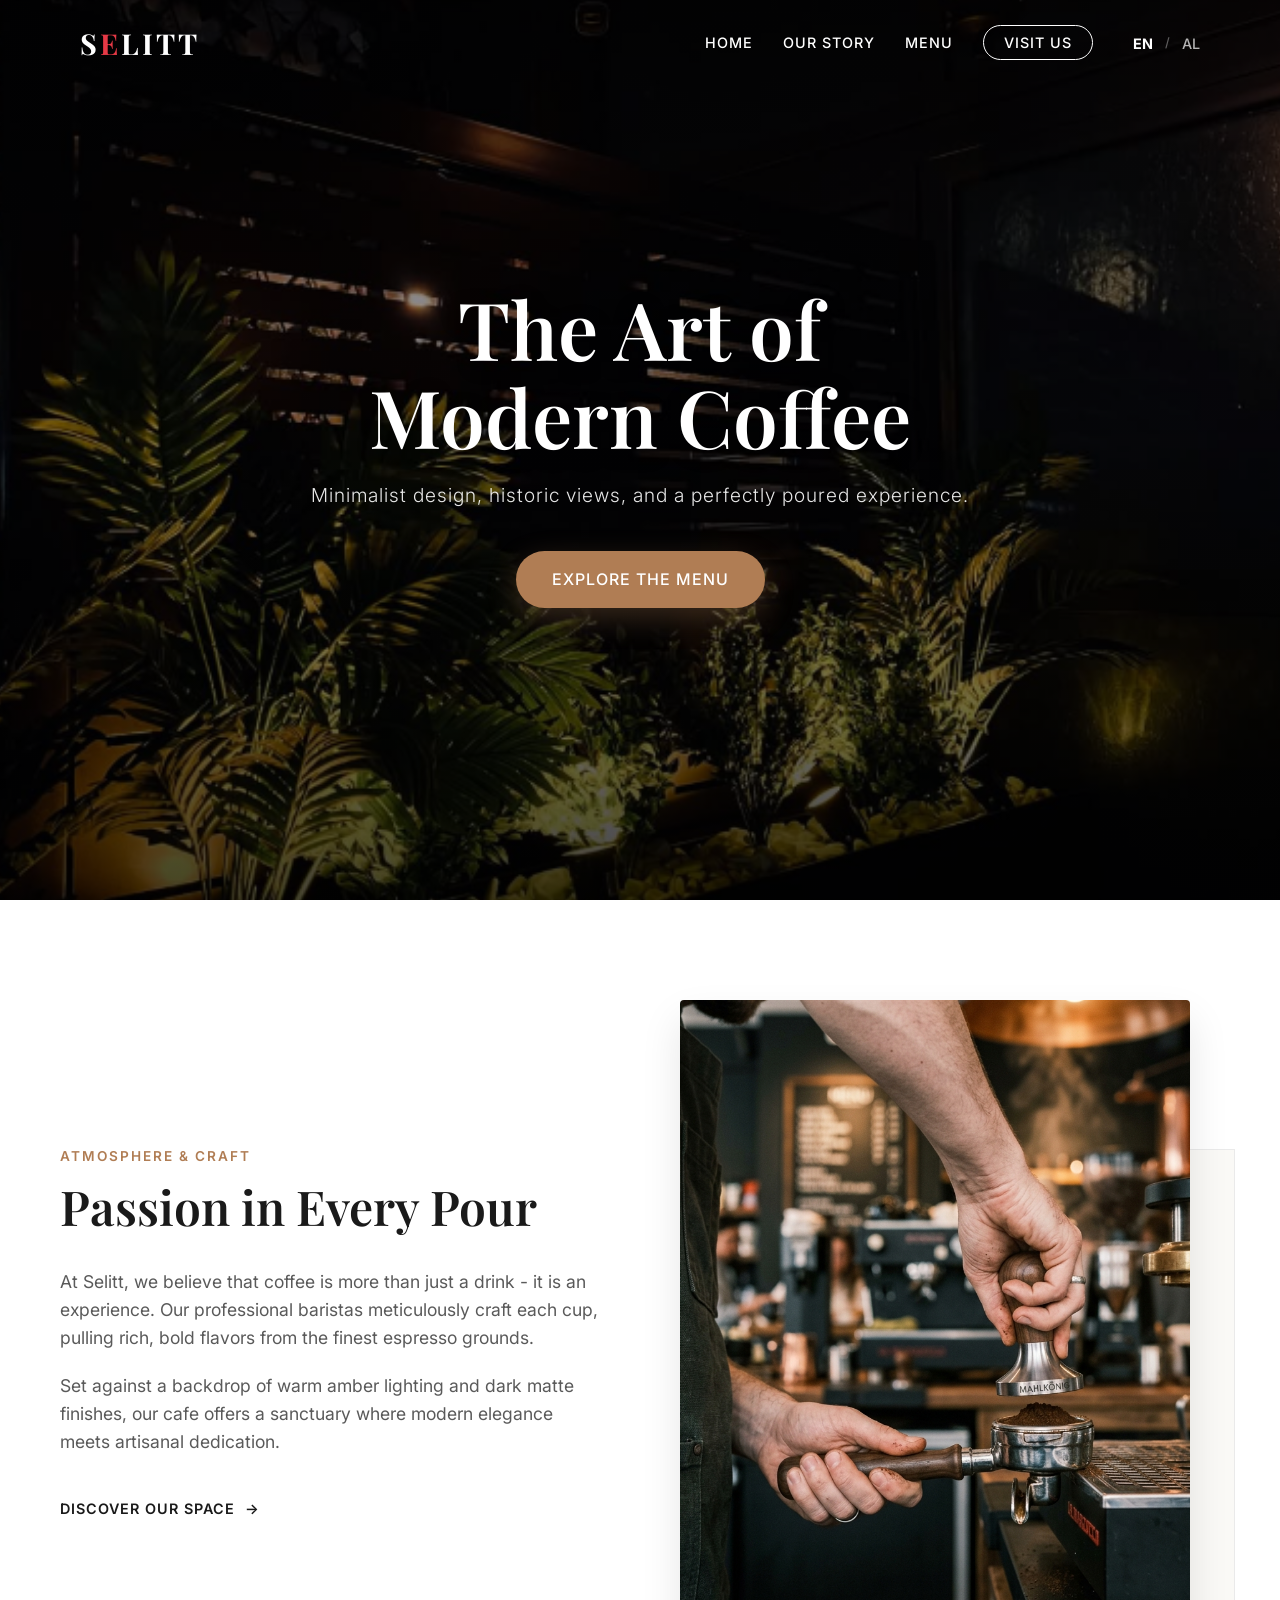
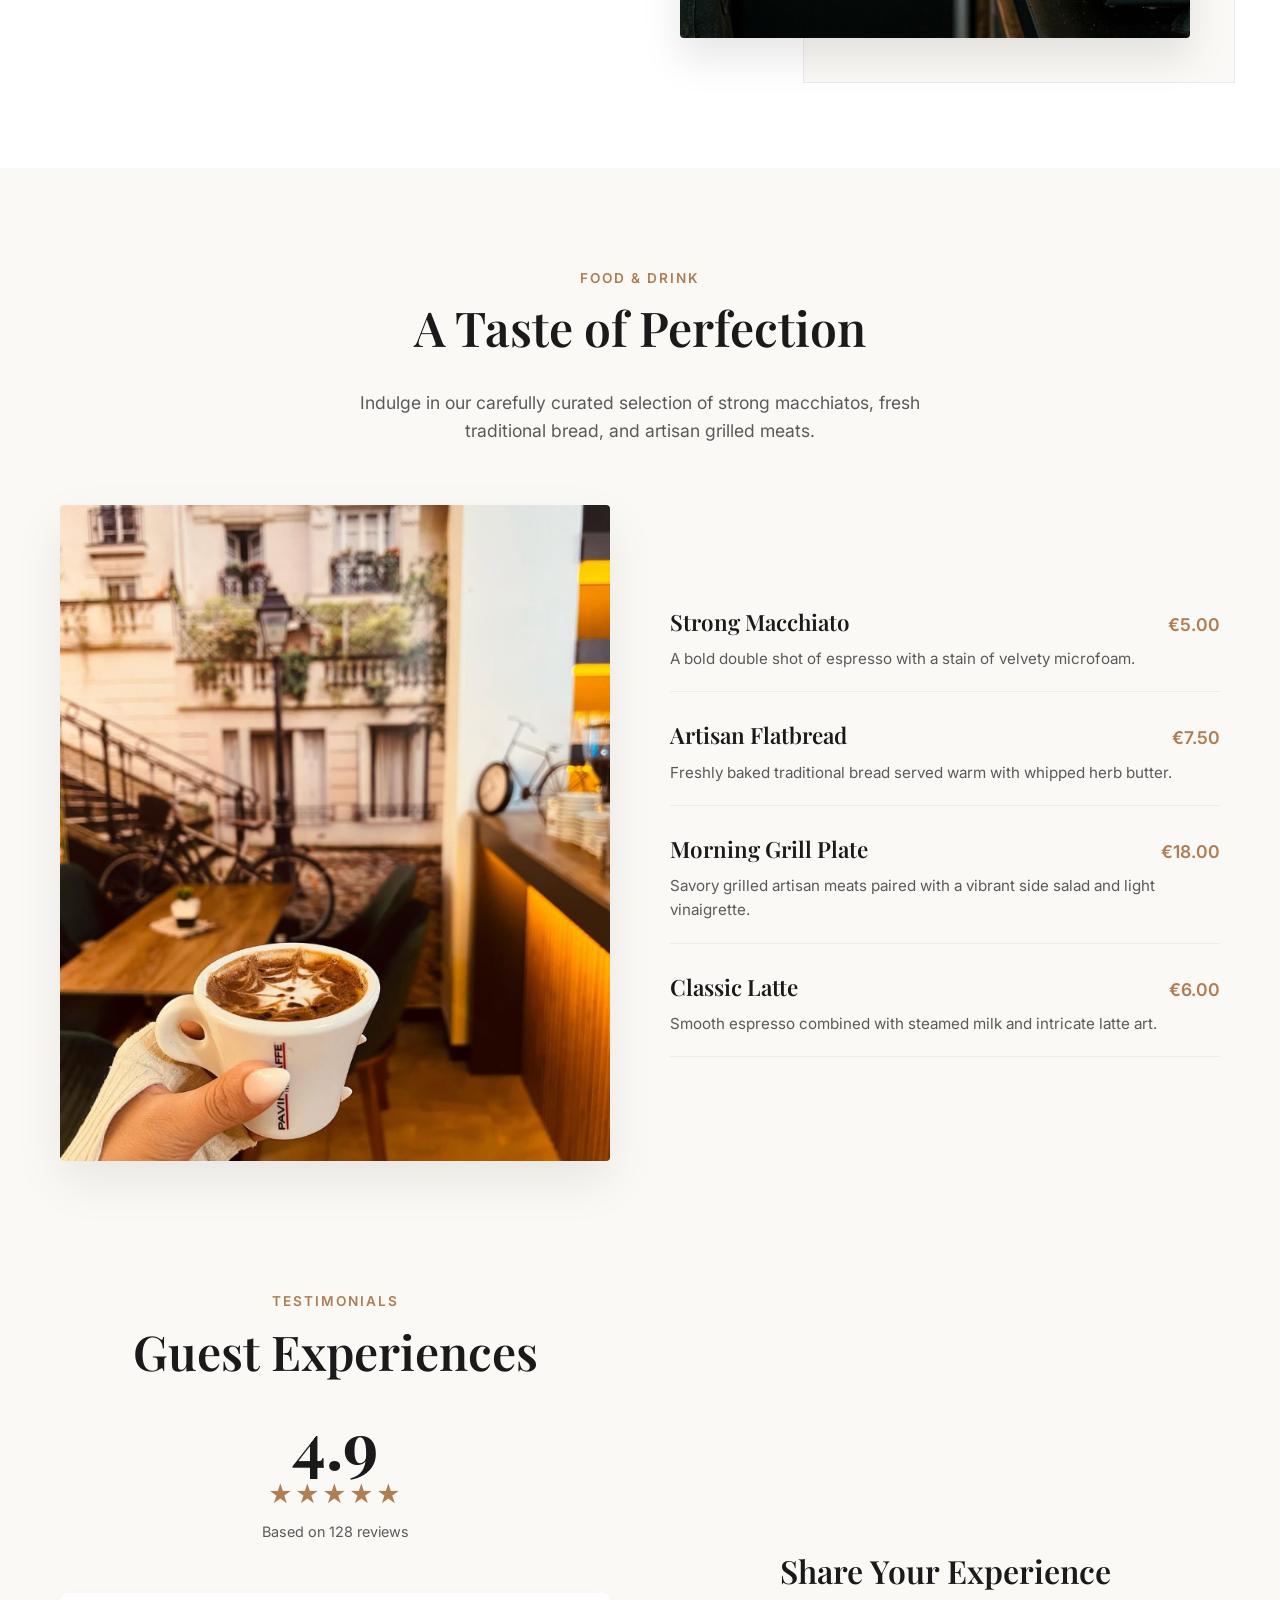
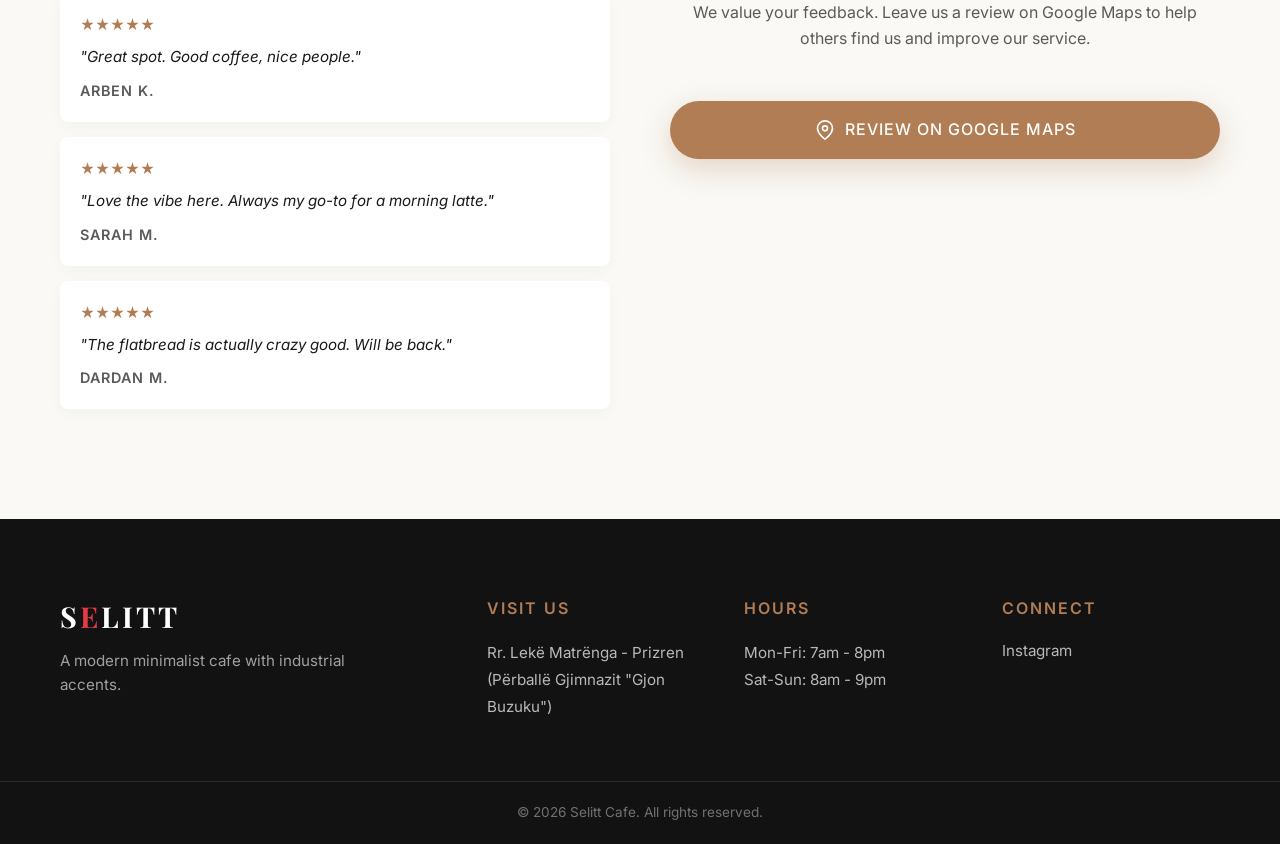
<file: index.html>
<!DOCTYPE html>
<html lang="en">

<head>
    <meta charset="UTF-8">
    <meta name="viewport" content="width=device-width, initial-scale=1.0">
    <title>Selitt Cafe | Modern Coffee & Dining</title>
    <meta name="description" content="Experience high-end coffee and artisan food at Selitt Cafe.">
    <!-- Favicon -->
    <link rel="icon" href="assets/logo.jpg" type="image/jpeg">
    <!-- Google Fonts -->
    <link rel="preconnect" href="https://fonts.googleapis.com">
    <link rel="preconnect" href="https://fonts.gstatic.com" crossorigin>
    <link
        href="https://fonts.googleapis.com/css2?family=Playfair+Display:wght@400;600;700&family=Inter:wght@300;400;500;600&display=swap"
        rel="stylesheet">
    <!-- Styles -->
    <link rel="stylesheet" href="styles.css">
</head>

<body>

    <!-- Navigation -->
    <nav class="navbar" id="navbar">
        <div class="nav-container">
            <a href="#" class="logo">S<span class="logo-accent">E</span>LITT</a>
            <ul class="nav-links">
                <li><a href="#home" data-i18n="navHome">Home</a></li>
                <li><a href="#story" data-i18n="navStory">Our Story</a></li>
                <li><a href="#menu" data-i18n="navMenu">Menu</a></li>
                <li><a href="#contact" class="btn-outline" data-i18n="navVisit">Visit Us</a></li>
                <li>
                    <div class="lang-toggle">
                        <span class="lang-option active" data-lang="en">EN</span>
                        <span class="lang-divider">/</span>
                        <span class="lang-option" data-lang="sq">AL</span>
                    </div>
                </li>
            </ul>
            <div class="menu-toggle" id="mobile-menu">
                <span class="bar"></span>
                <span class="bar"></span>
                <span class="bar"></span>
            </div>
        </div>
    </nav>

    <!-- Hero Section -->
    <section id="home" class="hero">
        <div class="hero-image" style="background-image: url('assets/hero.png');"></div>
        <div class="hero-overlay"></div>
        <div class="hero-content">
            <h1 class="fade-in-up" data-i18n-html="heroTitle">The Art of <br>Modern Coffee</h1>
            <p class="fade-in-up delay-1" data-i18n="heroDesc">Minimalist design, historic views, and a perfectly poured
                experience.</p>
            <a href="#menu" class="btn-primary fade-in-up delay-2" data-i18n="heroBtn">Explore the Menu</a>
        </div>
    </section>

    <!-- Our Story Section -->
    <section id="story" class="story">
        <div class="container split-layout">
            <div class="story-text">
                <span class="section-subtitle" data-i18n="storySubtitle">Atmosphere & Craft</span>
                <h2 class="section-title" data-i18n="storyTitle">Passion in Every Pour</h2>
                <p data-i18n="storyP1">At Selitt, we believe that coffee is more than just a drink - it is an
                    experience. Our professional baristas meticulously craft each cup, pulling rich, bold flavors from
                    the finest espresso grounds.</p>
                <p data-i18n="storyP2">Set against a backdrop of warm amber lighting and dark matte finishes, our cafe
                    offers a sanctuary where modern elegance meets artisanal dedication.</p>
                <a href="#contact" class="link-arrow"><span data-i18n="storyLink">Discover our space</span> <span
                        class="arrow">→</span></a>
            </div>
            <div class="story-image-wrapper">
                <img src="assets/story.png" alt="Barista tamping fresh espresso grounds" class="story-image">
                <div class="image-accent"></div>
            </div>
        </div>
    </section>

    <!-- Menu Section -->
    <section id="menu" class="menu">
        <div class="container">
            <div class="menu-header text-center">
                <span class="section-subtitle" data-i18n="menuSubtitle">Food & Drink</span>
                <h2 class="section-title" data-i18n="menuTitle">A Taste of Perfection</h2>
                <p class="menu-desc" data-i18n="menuDesc">Indulge in our carefully curated selection of strong
                    macchiatos, fresh traditional bread, and artisan grilled meats.</p>
            </div>

            <div class="menu-showcase">
                <img src="assets/menu.png" alt="Modern breakfast spread with macchiato and grilled meats"
                    class="menu-main-image">

                <div class="menu-list">
                    <div class="menu-item">
                        <div class="menu-item-header">
                            <h3 data-i18n="item1Title">Strong Macchiato</h3>
                            <span class="price">€5.00</span>
                        </div>
                        <p data-i18n="item1Desc">A bold double shot of espresso with a stain of velvety microfoam.</p>
                    </div>

                    <div class="menu-item">
                        <div class="menu-item-header">
                            <h3 data-i18n="item2Title">Artisan Flatbread</h3>
                            <span class="price">€7.50</span>
                        </div>
                        <p data-i18n="item2Desc">Freshly baked traditional bread served warm with whipped herb butter.
                        </p>
                    </div>

                    <div class="menu-item">
                        <div class="menu-item-header">
                            <h3 data-i18n="item3Title">Morning Grill Plate</h3>
                            <span class="price">€18.00</span>
                        </div>
                        <p data-i18n="item3Desc">Savory grilled artisan meats paired with a vibrant side salad and light
                            vinaigrette.</p>
                    </div>

                    <div class="menu-item">
                        <div class="menu-item-header">
                            <h3 data-i18n="item4Title">Classic Latte</h3>
                            <span class="price">€6.00</span>
                        </div>
                        <p data-i18n="item4Desc">Smooth espresso combined with steamed milk and intricate latte art.</p>
                    </div>
                </div>
            </div>
        </div>
    </section>

    <!-- Review Section -->
    <section id="review" class="review-section">
        <div class="container review-layout">
            <!-- Left: Testimonials -->
            <div class="review-testimonials fade-up-element">
                <span class="section-subtitle" data-i18n="reviewSubtitle">Testimonials</span>
                <h2 class="section-title" data-i18n="reviewTitle">Guest Experiences</h2>

                <div class="rating-summary">
                    <div class="rating-number">4.9</div>
                    <div class="rating-stars">★★★★★</div>
                    <p><span data-i18n="reviewBasedOn">Based on</span> <span id="review-count">128</span> <span
                            data-i18n="reviewReviews">reviews</span></p>
                </div>

                <div class="testimonials-scroll-container">
                    <div class="testimonial-card">
                        <div class="testimonial-stars">★★★★★</div>
                        <p class="testimonial-text" data-i18n="rev1Text">"Great spot. Good coffee, nice people."</p>
                        <p class="testimonial-author">Arben K.</p>
                    </div>

                    <div class="testimonial-card">
                        <div class="testimonial-stars">★★★★★</div>
                        <p class="testimonial-text" data-i18n="rev2Text">"Love the vibe here. Always my go-to for a
                            morning latte."</p>
                        <p class="testimonial-author">Sarah M.</p>
                    </div>

                    <div class="testimonial-card">
                        <div class="testimonial-stars">★★★★★</div>
                        <p class="testimonial-text" data-i18n="rev3Text">"The flatbread is actually crazy good. Will be
                            back."</p>
                        <p class="testimonial-author">Dardan M.</p>
                    </div>
                </div>
            </div>

            <!-- Right: Call to Action -->
            <div class="review-form-container fade-up-element"
                style="display: flex; flex-direction: column; justify-content: center; text-align: center; height: 100%;">
                <h3 data-i18n="shareTitle">Share Your Experience</h3>
                <p class="form-desc" data-i18n="shareDesc">We value your feedback. Leave us a review on Google Maps to
                    help others find us and improve our service.</p>

                <div class="google-review-action">
                    <a href="https://maps.app.goo.gl/4ko4mEtGDt5DUoK56" target="_blank" rel="noopener noreferrer"
                        class="btn-primary btn-google-review">
                        <svg xmlns="http://www.w3.org/2000/svg" width="20" height="20" viewBox="0 0 24 24" fill="none"
                            stroke="currentColor" stroke-width="2" stroke-linecap="round" stroke-linejoin="round">
                            <path d="M21 10c0 7-9 13-9 13s-9-6-9-13a9 9 0 0 1 18 0z"></path>
                            <circle cx="12" cy="10" r="3"></circle>
                        </svg>
                        <span data-i18n="shareBtn">Review on Google Maps</span>
                    </a>
                </div>
            </div>
        </div>
    </section>

    <!-- Footer -->
    <footer id="contact" class="footer">
        <div class="container footer-content">
            <div class="footer-brand">
                <h2 class="logo">S<span class="logo-accent">E</span>LITT</h2>
                <p data-i18n="footerDesc">A modern minimalist cafe with industrial accents.</p>
            </div>
            <div class="footer-links">
                <div class="link-group">
                    <h4 data-i18n="footerVisit">Visit Us</h4>
                    <p data-i18n-html="footerAddress">Rr. Lekë Matrënga - Prizren<br>(Përballë Gjimnazit "Gjon Buzuku")
                    </p>
                </div>
                <div class="link-group">
                    <h4 data-i18n="footerHours">Hours</h4>
                    <p data-i18n-html="footerTime">Mon-Fri: 7am - 8pm<br>Sat-Sun: 8am - 9pm</p>
                </div>
                <div class="link-group">
                    <h4 data-i18n="footerConnect">Connect</h4>
                    <div class="social-links">
                        <a href="https://www.instagram.com/selittcoffee" target="_blank"
                            rel="noopener noreferrer">Instagram</a>
                    </div>
                </div>
            </div>
        </div>
        <div class="footer-bottom">
            <p>&copy; 2026 Selitt Cafe. All rights reserved.</p>
        </div>
    </footer>

    <script>
        const i18n = {
            en: {
                navHome: "Home",
                navStory: "Our Story",
                navMenu: "Menu",
                navVisit: "Visit Us",
                heroTitle: "The Art of <br>Modern Coffee",
                heroDesc: "Minimalist design, historic views, and a perfectly poured experience.",
                heroBtn: "Explore the Menu",
                storySubtitle: "Atmosphere & Craft",
                storyTitle: "Passion in Every Pour",
                storyP1: "At Selitt, we believe that coffee is more than just a drink - it is an experience. Our professional baristas meticulously craft each cup, pulling rich, bold flavors from the finest espresso grounds.",
                storyP2: "Set against a backdrop of warm amber lighting and dark matte finishes, our cafe offers a sanctuary where modern elegance meets artisanal dedication.",
                storyLink: "Discover our space",
                menuSubtitle: "Food & Drink",
                menuTitle: "A Taste of Perfection",
                menuDesc: "Indulge in our carefully curated selection of strong macchiatos, fresh traditional bread, and artisan grilled meats.",
                item1Title: "Strong Macchiato",
                item1Desc: "A bold double shot of espresso with a stain of velvety microfoam.",
                item2Title: "Artisan Flatbread",
                item2Desc: "Freshly baked traditional bread served warm with whipped herb butter.",
                item3Title: "Morning Grill Plate",
                item3Desc: "Savory grilled artisan meats paired with a vibrant side salad and light vinaigrette.",
                item4Title: "Classic Latte",
                item4Desc: "Smooth espresso combined with steamed milk and intricate latte art.",
                reviewSubtitle: "Testimonials",
                reviewTitle: "Guest Experiences",
                reviewBasedOn: "Based on",
                reviewReviews: "reviews",
                rev1Text: "\"Great spot. Good coffee, nice people.\"",
                rev2Text: "\"Love the vibe here. Always my go-to for a morning latte.\"",
                rev3Text: "\"The flatbread is actually crazy good. Will be back.\"",
                shareTitle: "Share Your Experience",
                shareDesc: "We value your feedback. Leave us a review on Google Maps to help others find us and improve our service.",
                shareBtn: "Review on Google Maps",
                footerDesc: "A modern minimalist cafe with industrial accents.",
                footerVisit: "Visit Us",
                footerHours: "Hours",
                footerConnect: "Connect",
                footerAddress: "Rr. Lekë Matrënga - Prizren<br>(Përballë Gjimnazit \"Gjon Buzuku\")",
                footerTime: "Mon-Fri: 7am - 8pm<br>Sat-Sun: 8am - 9pm"
            },
            sq: {
                navHome: "Kreu",
                navStory: "Historia Jonë",
                navMenu: "Menuja",
                navVisit: "Na Vizitoni",
                heroTitle: "Arti i <br>Kafesë Moderne",
                heroDesc: "Dizajn minimalist, pamje historike dhe një përvojë e përsosur kafeje.",
                heroBtn: "Eksploroni Menunë",
                storySubtitle: "Atmosfera & Mjeshtëria",
                storyTitle: "Pasion në Çdo Filxhan",
                storyP1: "Në Selitt, ne besojmë se kafeja është më shumë se thjesht një pije - ajo është një përvojë. Baristët tanë profesionistë përgatisin me kujdes secilin filxhan, duke nxjerrë shije të pasura dhe të forta nga kokrrat më të mira të ekspresos.",
                storyP2: "Me një sfond ndriçimi të ngrohtë dhe detaje të errëta mat, kafeneja jonë ofron një vend ku eleganca moderne takohet me përkushtimin artizanal.",
                storyLink: "Zbuloni hapësirën tonë",
                menuSubtitle: "Ushqim & Pije",
                menuTitle: "Një Shije Perfekte",
                menuDesc: "Shijoni përzgjedhjen tonë të kuruar me kujdes me makiato të forta, bukë të freskët tradicionale dhe mish të pjekur në skarë.",
                item1Title: "Makiato e Fortë",
                item1Desc: "Një dozë e dyfishtë e fortë ekspresi me pak shkumë të butë qumështi.",
                item2Title: "Bukë Artizanale",
                item2Desc: "Bukë tradicionale e sapopjekur, shërbyer e ngrohtë me gjalpë me erëza.",
                item3Title: "Pjatë Mëngjesi në Skarë",
                item3Desc: "Mish i shijshëm i pjekur në skarë shoqëruar me një sallatë të freskët dhe salcë të lehtë.",
                item4Title: "Late Klasike",
                item4Desc: "Ekspres i butë i kombinuar me qumësht të ngrohtë dhe art të detajuar në shkumë.",
                reviewSubtitle: "Përshtypjet",
                reviewTitle: "Përvojat e Vizitorëve",
                reviewBasedOn: "Bazuar në",
                reviewReviews: "vlerësime",
                rev1Text: "\"Super vend. Kafe e mirë, staf i sjellshëm.\"",
                rev2Text: "\"Më pëlqen shumë ambienti. Gjithmonë vij këtu për kafen e mëngjesit.\"",
                rev3Text: "\"Buka ishte tepër e shijshme. Do vij prapë.\"",
                shareTitle: "Ndani Përvojën Tuaj",
                shareDesc: "Ne e vlerësojmë mendimin tuaj. Na lini një vlerësim në Google Maps për të ndihmuar të tjerët të na gjejnë dhe për të përmirësuar shërbimin tonë.",
                shareBtn: "Vlerësoni në Google Maps",
                footerDesc: "Një kafene moderne minimaliste me detaje industriale.",
                footerVisit: "Na Vizitoni",
                footerHours: "Orari",
                footerConnect: "Lidhuni me ne",
                footerAddress: "Rr. Lekë Matrënga - Prizren<br>(Përballë Gjimnazit \"Gjon Buzuku\")",
                footerTime: "Hën-Pre: 7am - 8pm<br>Sht-Die: 8am - 9pm"
            }
        };

        function setLanguage(lang) {
            document.querySelectorAll('[data-i18n]').forEach(el => {
                const key = el.getAttribute('data-i18n');
                if (i18n[lang] && i18n[lang][key]) {
                    el.textContent = i18n[lang][key];
                }
            });
            document.querySelectorAll('[data-i18n-html]').forEach(el => {
                const key = el.getAttribute('data-i18n-html');
                if (i18n[lang] && i18n[lang][key]) {
                    el.innerHTML = i18n[lang][key];
                }
            });

            document.querySelectorAll('.lang-option').forEach(el => {
                el.classList.toggle('active', el.getAttribute('data-lang') === lang);
            });

            document.documentElement.lang = lang;
        }

        document.querySelectorAll('.lang-option').forEach(btn => {
            btn.addEventListener('click', () => {
                setLanguage(btn.getAttribute('data-lang'));
            });
        });

        // Simple script for navbar scroll effect and mobile menu
        window.addEventListener('scroll', () => {
            const navbar = document.getElementById('navbar');
            if (window.scrollY > 50) {
                navbar.classList.add('scrolled');
            } else {
                navbar.classList.remove('scrolled');
            }
        });

        // Mobile Menu Toggle
        const mobileMenu = document.getElementById('mobile-menu');
        const navLinks = document.querySelector('.nav-links');

        mobileMenu.addEventListener('click', () => {
            navLinks.classList.toggle('active');
            mobileMenu.classList.toggle('active');
        });

        document.querySelectorAll('.nav-links a, .lang-option').forEach(element => {
            element.addEventListener('click', () => {
                navLinks.classList.remove('active');
                mobileMenu.classList.remove('active');
            });
        });

        // Intersection Observer for scroll animations
        const observer = new IntersectionObserver((entries) => {
            entries.forEach(entry => {
                if (entry.isIntersecting) {
                    entry.target.classList.add('visible');
                }
            });
        }, { threshold: 0.1 });

        document.querySelectorAll('.story-text, .story-image-wrapper, .menu-item, .menu-header, .review-form-container, .review-testimonials').forEach((el) => {
            el.classList.add('fade-up-element');
            observer.observe(el);
        });

        // Smooth scroll and section pulse animation on click
        document.querySelectorAll('a[href^="#"]').forEach(anchor => {
            anchor.addEventListener('click', function (e) {
                const targetId = this.getAttribute('href');
                if (targetId === '#') return;

                const targetElement = document.querySelector(targetId);
                if (targetElement) {
                    e.preventDefault();
                    // Smooth scroll to target
                    targetElement.scrollIntoView({
                        behavior: 'smooth'
                    });

                    // Add pulse animation class to the target section
                    targetElement.classList.remove('section-pulse');
                    // Force reflow to restart animation
                    void targetElement.offsetWidth;
                    targetElement.classList.add('section-pulse');
                }
            });
        });

        // Ripple effect for buttons
        document.querySelectorAll('.btn-primary, .btn-outline').forEach(btn => {
            btn.addEventListener('click', function (e) {
                const rect = e.target.getBoundingClientRect();
                const x = e.clientX - rect.left;
                const y = e.clientY - rect.top;

                const ripple = document.createElement('span');
                ripple.classList.add('ripple');
                ripple.style.left = `${x}px`;
                ripple.style.top = `${y}px`;

                this.appendChild(ripple);
                setTimeout(() => ripple.remove(), 600);
            });
        });
    </script>
</body>

</html>
</file>
<file: styles.css>
/* ==========================================================================
   CSS Variables & Design System
   ========================================================================== */
:root {
    /* Colors */
    --clr-bg: #FAF9F6;
    /* Off-white / Cream */
    --clr-surface: #ffffff;
    --clr-text-main: #1A1A1A;
    --clr-text-light: #5A5A5A;
    --clr-accent: #B07D54;
    /* Warm Amber / Caramel */
    --clr-accent-dark: #8C5E3C;
    --clr-dark: #121212;

    /* Typography */
    --font-heading: 'Playfair Display', serif;
    --font-body: 'Inter', sans-serif;

    /* Layout */
    --max-width: 1200px;
    --section-pad: 100px 20px;

    /* Transitions */
    --trans-fast: 0.3s ease;
    --trans-slow: 0.6s cubic-bezier(0.16, 1, 0.3, 1);
}

/* ==========================================================================
   Reset & Base Styles
   ========================================================================== */
* {
    margin: 0;
    padding: 0;
    box-sizing: border-box;
}

html {
    scroll-behavior: smooth;
}

body {
    font-family: var(--font-body);
    color: var(--clr-text-main);
    background-color: var(--clr-bg);
    line-height: 1.6;
    overflow-x: hidden;
}

h1,
h2,
h3,
h4,
h5,
h6 {
    font-family: var(--font-heading);
    font-weight: 600;
    line-height: 1.2;
    margin-bottom: 1rem;
}

a {
    text-decoration: none;
    color: inherit;
    transition: var(--trans-fast);
}

img {
    max-width: 100%;
    height: auto;
    display: block;
}

.container {
    max-width: var(--max-width);
    margin: 0 auto;
    padding: 0 20px;
}

.text-center {
    text-align: center;
}

.section-subtitle {
    display: block;
    font-size: 0.85rem;
    text-transform: uppercase;
    letter-spacing: 2px;
    color: var(--clr-accent);
    margin-bottom: 10px;
    font-weight: 600;
}

.section-title {
    font-size: 3rem;
    margin-bottom: 2rem;
    color: var(--clr-text-main);
}

/* ==========================================================================
   Navigation
   ========================================================================== */
.navbar {
    position: fixed;
    top: 0;
    left: 0;
    width: 100%;
    padding: 20px 0;
    z-index: 1000;
    transition: var(--trans-slow);
    background: transparent;
}

.navbar.scrolled {
    background: rgba(255, 255, 255, 0.95);
    backdrop-filter: blur(10px);
    padding: 15px 0;
    box-shadow: 0 4px 30px rgba(0, 0, 0, 0.05);
}

.navbar.scrolled .logo,
.navbar.scrolled .nav-links a {
    color: var(--clr-text-main);
}

.navbar.scrolled .btn-outline {
    border-color: var(--clr-text-main);
    color: var(--clr-text-main);
}

.nav-container {
    display: flex;
    justify-content: space-between;
    align-items: center;
    max-width: var(--max-width);
    margin: 0 auto;
    padding: 0 40px;
}

.logo {
    font-family: var(--font-heading);
    font-size: 1.8rem;
    font-weight: 700;
    letter-spacing: 3px;
    color: #fff;
    transition: var(--trans-fast);
}

.logo-accent {
    color: #E63946;
    /* Vibrant modern red */
}

.nav-links {
    display: flex;
    list-style: none;
    align-items: center;
    gap: 30px;
}

.nav-links a {
    color: #fff;
    font-size: 0.9rem;
    font-weight: 500;
    text-transform: uppercase;
    letter-spacing: 1px;
    position: relative;
}

.nav-links a:not(.btn-outline)::after {
    content: '';
    position: absolute;
    bottom: -5px;
    left: 0;
    width: 0;
    height: 1px;
    background-color: var(--clr-accent);
    transition: var(--trans-fast);
}

.nav-links a:not(.btn-outline):hover::after {
    width: 100%;
}

.btn-outline {
    border: 1px solid #fff;
    padding: 8px 20px;
    border-radius: 30px;
    transition: var(--trans-fast);
}

.btn-outline:hover {
    background-color: #fff;
    color: var(--clr-text-main) !important;
}

.lang-toggle {
    display: flex;
    align-items: center;
    gap: 12px;
    font-size: 0.9rem;
    font-weight: 500;
    color: rgba(255, 255, 255, 0.7);
    margin-left: 10px;
}

.navbar.scrolled .lang-toggle {
    color: var(--clr-text-light);
}

.lang-option {
    cursor: pointer;
    transition: var(--trans-fast);
}

.lang-option:hover {
    color: #fff;
}

.navbar.scrolled .lang-option:hover {
    color: var(--clr-text-main);
}

.lang-option.active {
    color: #fff;
    font-weight: 700;
}

.navbar.scrolled .lang-option.active {
    color: var(--clr-accent);
}

.lang-divider {
    font-size: 0.8rem;
    opacity: 0.5;
}

.menu-toggle {
    display: none;
}

/* ==========================================================================
   Hero Section
   ========================================================================== */
.hero {
    position: relative;
    height: 100vh;
    display: flex;
    align-items: center;
    justify-content: center;
    overflow: hidden;
}

.hero-image {
    position: absolute;
    top: 0;
    left: 0;
    width: 100%;
    height: 100%;
    background-size: cover;
    background-position: center;
    transform: scale(1.05);
    /* Slight scale for potential animation/parallax */
    z-index: 1;
}

.hero-overlay {
    position: absolute;
    top: 0;
    left: 0;
    width: 100%;
    height: 100%;
    background: linear-gradient(to bottom, rgba(0, 0, 0, 0.6) 0%, rgba(0, 0, 0, 0.3) 50%, rgba(0, 0, 0, 0.7) 100%);
    z-index: 2;
}

.hero-content {
    position: relative;
    z-index: 3;
    text-align: center;
    color: #fff;
    max-width: 800px;
    padding: 0 20px;
}

.hero h1 {
    font-size: 5rem;
    margin-bottom: 20px;
    line-height: 1.1;
    text-shadow: 0 4px 20px rgba(0, 0, 0, 0.3);
}

.hero p {
    font-size: 1.2rem;
    margin-bottom: 40px;
    font-weight: 300;
    letter-spacing: 1px;
    color: rgba(255, 255, 255, 0.9);
}

.btn-primary {
    display: inline-block;
    background-color: var(--clr-accent);
    color: #fff;
    padding: 16px 36px;
    font-size: 1rem;
    font-weight: 500;
    letter-spacing: 1px;
    text-transform: uppercase;
    border-radius: 40px;
    box-shadow: 0 10px 30px rgba(176, 125, 84, 0.3);
    transition: var(--trans-fast);
}

.btn-primary:hover {
    background-color: var(--clr-accent-dark);
    transform: translateY(-3px);
    box-shadow: 0 15px 40px rgba(176, 125, 84, 0.4);
}

/* ==========================================================================
   Story Section
   ========================================================================== */
.story {
    padding: var(--section-pad);
    background-color: var(--clr-surface);
}

.split-layout {
    display: grid;
    grid-template-columns: 1fr 1fr;
    gap: 80px;
    align-items: center;
}

.story-text p {
    color: var(--clr-text-light);
    margin-bottom: 20px;
    font-size: 1.1rem;
}

.link-arrow {
    display: inline-flex;
    align-items: center;
    font-weight: 600;
    color: var(--clr-text-main);
    margin-top: 20px;
    text-transform: uppercase;
    font-size: 0.9rem;
    letter-spacing: 1px;
}

.link-arrow .arrow {
    margin-left: 10px;
    transition: transform var(--trans-fast);
}

.link-arrow:hover .arrow {
    transform: translateX(10px);
    color: var(--clr-accent);
}

.link-arrow:hover {
    color: var(--clr-accent);
}

.story-image-wrapper {
    position: relative;
    padding-right: 30px;
    padding-bottom: 30px;
}

.story-image {
    border-radius: 4px;
    box-shadow: 0 20px 40px rgba(0, 0, 0, 0.1);
    position: relative;
    z-index: 2;
    width: 100%;
    height: auto;
    object-fit: cover;
    aspect-ratio: 4/5;
}

.image-accent {
    position: absolute;
    bottom: 0;
    right: 0;
    width: 80%;
    height: 80%;
    background-color: var(--clr-bg);
    border: 1px solid #EAEAEA;
    z-index: 1;
    transform: translate(15px, 15px);
}

/* ==========================================================================
   Menu Section
   ========================================================================== */
.menu {
    padding: 100px 20px 80px;
    background-color: var(--clr-bg);
}

.menu-desc {
    max-width: 600px;
    margin: 0 auto 60px;
    color: var(--clr-text-light);
    font-size: 1.1rem;
}

.menu-showcase {
    display: grid;
    grid-template-columns: 1fr 1fr;
    gap: 60px;
    align-items: center;
}

.menu-main-image {
    border-radius: 4px;
    box-shadow: 0 20px 50px rgba(0, 0, 0, 0.08);
    width: 100%;
    height: auto;
    object-fit: cover;
    object-position: center center;
}

.menu-list {
    display: flex;
    flex-direction: column;
    gap: 30px;
}

.menu-item {
    border-bottom: 1px solid rgba(0, 0, 0, 0.05);
    padding-bottom: 20px;
    transition: var(--trans-fast);
}

.menu-item:hover {
    transform: translateX(10px);
}

.menu-item-header {
    display: flex;
    justify-content: space-between;
    align-items: baseline;
    margin-bottom: 8px;
}

.menu-item h3 {
    font-size: 1.4rem;
    margin: 0;
    font-family: var(--font-heading);
}

.menu-item .price {
    font-family: var(--font-body);
    font-weight: 600;
    color: var(--clr-accent);
    font-size: 1.1rem;
}

.menu-item p {
    color: var(--clr-text-light);
    font-size: 0.95rem;
}

/* ==========================================================================
   Review Section
   ========================================================================== */
.review-section {
    padding: 50px 20px 100px;
    background-color: var(--clr-bg);
}

.review-layout {
    display: grid;
    grid-template-columns: 1fr 1fr;
    gap: 60px;
    max-width: var(--max-width);
    margin: 0 auto;
    align-items: start;
}

.review-testimonials {
    width: 100%;
    text-align: center;
}

.rating-summary {
    display: flex;
    flex-direction: column;
    align-items: center;
    margin-bottom: 40px;
}

.rating-number {
    font-size: 4rem;
    font-family: var(--font-heading);
    font-weight: 700;
    line-height: 1;
    color: var(--clr-text-main);
}

.rating-stars {
    color: var(--clr-accent);
    font-size: 1.5rem;
    letter-spacing: 2px;
}

.rating-summary p {
    color: var(--clr-text-light);
    font-size: 0.9rem;
    margin-top: 5px;
}

.testimonials-scroll-container {
    display: flex;
    flex-direction: column;
    gap: 15px;
    padding: 10px 0;
    width: 100%;
}

.testimonial-card {
    background-color: var(--clr-surface);
    padding: 20px;
    border-radius: 8px;
    box-shadow: 0 5px 15px rgba(0,0,0,0.03);
    margin-bottom: 0;
    width: 100%;
    text-align: left;
}

.testimonial-stars {
    color: var(--clr-accent);
    font-size: 0.9rem;
    margin-bottom: 10px;
}

.testimonial-text {
    font-family: var(--font-body);
    font-style: italic;
    color: var(--clr-text-main);
    margin-bottom: 10px;
    font-size: 0.95rem;
    line-height: 1.5;
}

.testimonial-author {
    font-size: 0.9rem;
    font-weight: 600;
    color: var(--clr-text-light);
    text-transform: uppercase;
    letter-spacing: 1px;
}

/* Review Form */
.review-form-container {
    width: 100%;
}

.review-form-container h3 {
    font-size: 2rem;
    margin-bottom: 10px;
    text-align: center;
}

.form-desc {
    color: var(--clr-text-light);
    margin-bottom: 30px;
    text-align: center;
}

.google-review-action {
    margin-top: 20px;
}

.btn-google-review {
    display: inline-flex;
    align-items: center;
    justify-content: center;
    gap: 10px;
    width: 100%; /* Default to full width on desktop for visual balance */
}


/* ==========================================================================
   Footer
   ========================================================================== */
.footer {
    background-color: var(--clr-dark);
    color: #fff;
    padding: 80px 0 20px;
}

.footer-content {
    display: grid;
    grid-template-columns: 1fr 2fr;
    gap: 60px;
    margin-bottom: 60px;
}

.footer-brand .logo {
    color: #fff;
    margin-bottom: 15px;
    display: block;
}

.footer-brand p {
    color: rgba(255, 255, 255, 0.6);
    font-size: 0.95rem;
    max-width: 300px;
}

.footer-links {
    display: grid;
    grid-template-columns: repeat(3, 1fr);
    gap: 40px;
}

.link-group h4 {
    font-family: var(--font-body);
    font-size: 1rem;
    text-transform: uppercase;
    letter-spacing: 2px;
    margin-bottom: 20px;
    color: var(--clr-accent);
}

.link-group p {
    color: rgba(255, 255, 255, 0.7);
    font-size: 0.95rem;
    line-height: 1.8;
}

.social-links {
    display: flex;
    flex-direction: column;
    gap: 10px;
}

.social-links a {
    color: rgba(255, 255, 255, 0.7);
    font-size: 0.95rem;
}

.social-links a:hover {
    color: var(--clr-accent);
}

.footer-bottom {
    text-align: center;
    padding-top: 20px;
    border-top: 1px solid rgba(255, 255, 255, 0.1);
    color: rgba(255, 255, 255, 0.4);
    font-size: 0.85rem;
}

/* ==========================================================================
   Animations & Effects
   ========================================================================== */
.fade-in-up {
    animation: fadeInUp 1s cubic-bezier(0.16, 1, 0.3, 1) forwards;
    opacity: 0;
    transform: translateY(30px);
}

.delay-1 {
    animation-delay: 0.2s;
}

.delay-2 {
    animation-delay: 0.4s;
}

@keyframes fadeInUp {
    to {
        opacity: 1;
        transform: translateY(0);
    }
}

/* Scroll Animations */
.fade-up-element {
    opacity: 0;
    transform: translateY(40px);
    transition: opacity 0.8s ease, transform 0.8s ease;
}

.fade-up-element.visible {
    opacity: 1;
    transform: translateY(0);
}

/* ==========================================================================
   Click & Navigation Animations
   ========================================================================== */
.btn-primary,
.btn-outline {
    position: relative;
    overflow: hidden;
}

.btn-primary:active,
.btn-outline:active {
    transform: translateY(1px) scale(0.95);
    transition: transform 0.1s;
}

.ripple {
    position: absolute;
    border-radius: 50%;
    transform: scale(0);
    animation: ripple-anim 0.6s linear;
    background-color: rgba(255, 255, 255, 0.4);
    pointer-events: none;
}

@keyframes ripple-anim {
    to {
        transform: scale(4);
        opacity: 0;
    }
}

/* Section Pulse Animation (triggered by JS) */
@keyframes sectionPulse {
    0% {
        background-color: rgba(176, 125, 84, 0.15);
    }

    100% {
        background-color: transparent;
    }
}

.section-pulse {
    animation: sectionPulse 1.2s ease-out;
}

/* ==========================================================================
   Responsive Design
   ========================================================================== */
@media (max-width: 992px) {

    .split-layout,
    .menu-showcase,
    .review-layout {
        grid-template-columns: 1fr;
        gap: 50px;
    }

    .story-image-wrapper {
        order: -1;
    }

    .hero h1 {
        font-size: 4rem;
    }

    .footer-content {
        grid-template-columns: 1fr;
        gap: 40px;
    }
}

@media (max-width: 768px) {
    .nav-links {
        display: flex;
        flex-direction: column;
        position: absolute;
        top: 100%;
        left: 0;
        width: 100%;
        background: rgba(255, 255, 255, 0.98);
        padding: 20px 0;
        box-shadow: 0 10px 30px rgba(0, 0, 0, 0.1);
        opacity: 0;
        visibility: hidden;
        transform: translateY(-10px);
        transition: var(--trans-fast);
        gap: 20px;
        backdrop-filter: blur(10px);
    }

    .nav-links.active {
        opacity: 1;
        visibility: visible;
        transform: translateY(0);
    }

    .nav-links a {
        color: var(--clr-text-main) !important;
    }

    .btn-outline {
        border-color: var(--clr-text-main) !important;
        color: var(--clr-text-main) !important;
    }

    .lang-toggle {
        justify-content: center;
        margin-left: 0;
        color: var(--clr-text-light);
    }

    .lang-option {
        color: var(--clr-text-main);
    }

    .lang-option.active {
        color: var(--clr-accent);
    }

    .menu-toggle {
        display: flex;
        flex-direction: column;
        gap: 6px;
        cursor: pointer;
        z-index: 1001;
    }

    .bar {
        width: 25px;
        height: 2px;
        background-color: #fff;
        transition: var(--trans-fast);
    }

    .navbar.scrolled .bar {
        background-color: var(--clr-text-main);
    }

    .menu-toggle.active .bar {
        background-color: var(--clr-text-main);
    }

    .menu-toggle.active .bar:nth-child(1) {
        transform: translateY(8px) rotate(45deg);
    }

    .menu-toggle.active .bar:nth-child(2) {
        opacity: 0;
    }

    .menu-toggle.active .bar:nth-child(3) {
        transform: translateY(-8px) rotate(-45deg);
    }

    .hero h1 {
        font-size: 3.5rem;
    }
    
    .hero p {
        font-size: 1.1rem;
    }

    .section-title {
        font-size: 2.2rem;
    }

    .story, .menu, .review-section {
        padding: 60px 20px;
    }

    .btn-google-review {
        width: auto !important;
        padding: 12px 24px;
        font-size: 0.95rem;
    }

    .footer-links {
        grid-template-columns: 1fr;
        gap: 30px;
    }
}
</file>
